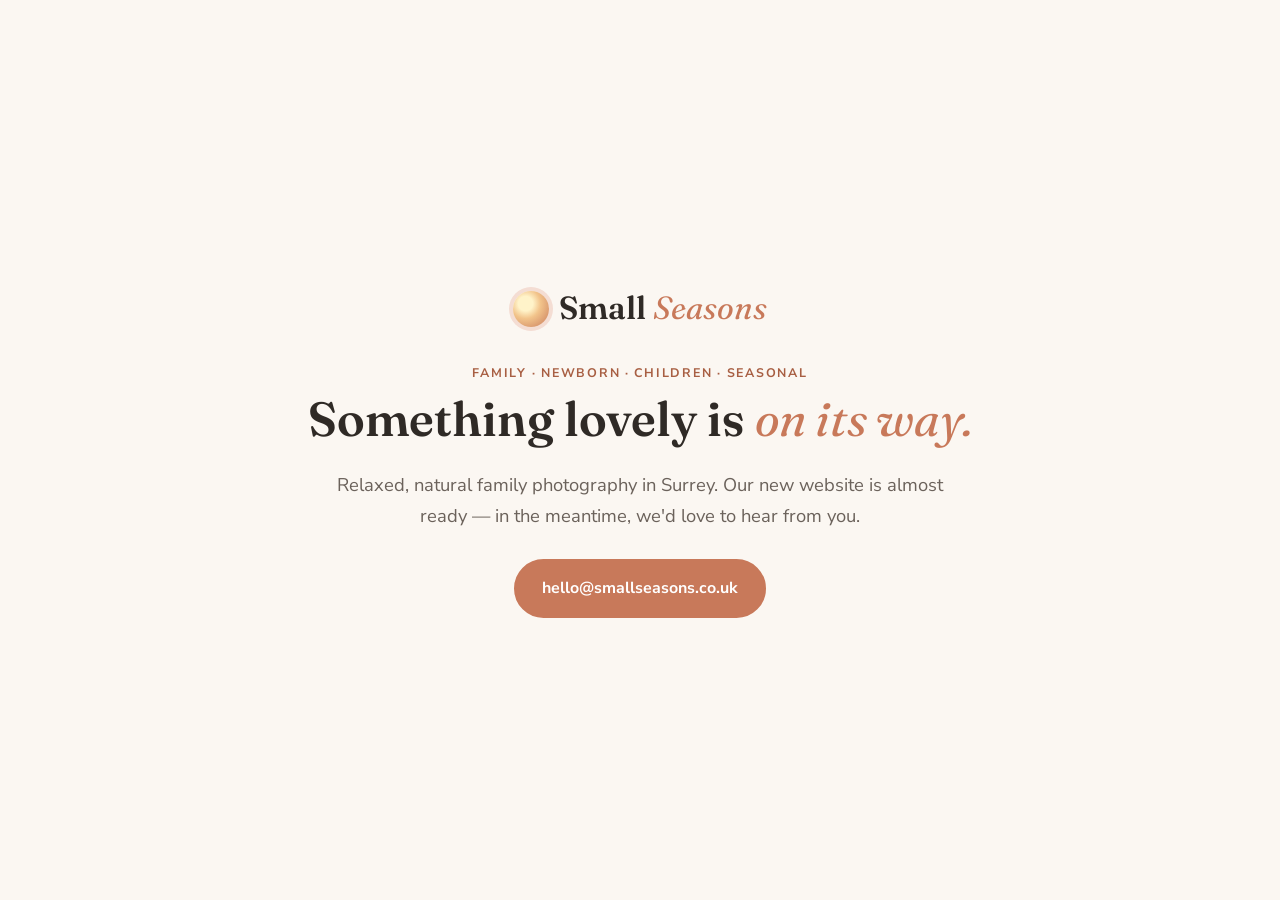
<file: index.html>
<!doctype html>
<html lang="en-GB">
<head>
  <meta charset="utf-8">
  <meta name="viewport" content="width=device-width, initial-scale=1">
  <meta name="robots" content="noindex, nofollow">
  <title>Small Seasons | Coming soon</title>
  <meta name="description" content="Family, newborn and children's photography in Surrey. Coming soon.">
  <link rel="icon" href="favicon.svg" type="image/svg+xml">
  <link href="https://fonts.googleapis.com/css2?family=Fraunces:opsz,wght@9..144,400;9..144,600&family=Nunito+Sans:wght@400;600;700&display=swap" rel="stylesheet">
  <link rel="stylesheet" href="css/styles.css">
  <style>
    .soon { min-height: 100vh; display: grid; place-items: center; text-align: center; padding: 40px 16px; }
    .soon .logo { justify-content: center; font-size: 2rem; margin-bottom: 28px; }
    .soon .logo-mark { width: 36px; height: 36px; }
    .soon h1 { font-size: clamp(2rem, 5vw, 3rem); }
    .soon .lead { margin: 0 auto 28px; }
  </style>
</head>
<body>
  <main class="soon">
    <div class="container narrow">
      <p class="logo"><span class="logo-mark" aria-hidden="true"></span><span>Small <em>Seasons</em></span></p>
      <p class="eyebrow">Family · Newborn · Children · Seasonal</p>
      <h1>Something lovely is <span class="accent">on its way.</span></h1>
      <p class="lead">Relaxed, natural family photography in Surrey. Our new website is almost ready &mdash; in the meantime, we'd love to hear from you.</p>
      <a class="btn" href="mailto:hello@smallseasons.co.uk">hello@smallseasons.co.uk</a>
    </div>
  </main>
</body>
</html>
</file>
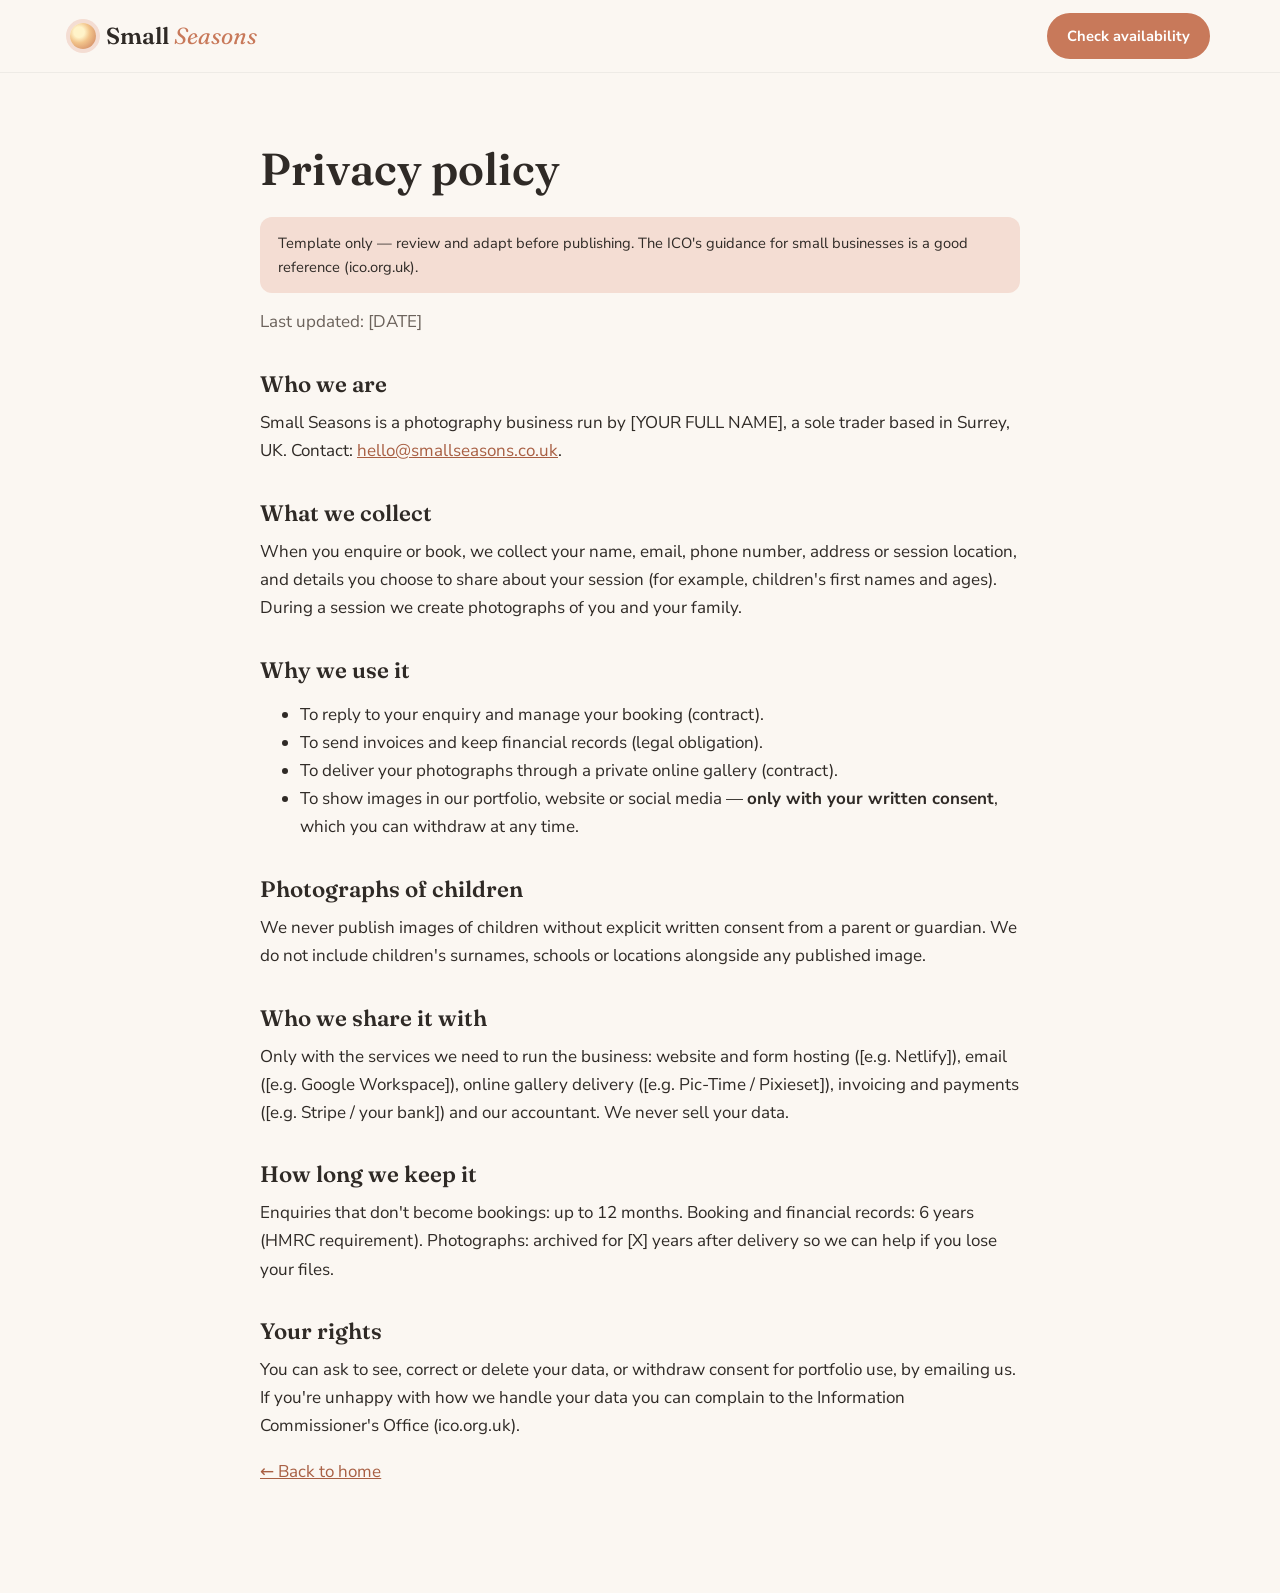
<file: privacy.html>
<!doctype html>
<html lang="en-GB">
<head>
  <meta charset="utf-8">
  <meta name="viewport" content="width=device-width, initial-scale=1">
  <title>Privacy Policy | Small Seasons</title>
  <meta name="robots" content="noindex">
  <link rel="icon" href="favicon.svg" type="image/svg+xml">
  <link href="https://fonts.googleapis.com/css2?family=Fraunces:opsz,wght@9..144,400;9..144,600&family=Nunito+Sans:wght@400;600;700&display=swap" rel="stylesheet">
  <link rel="stylesheet" href="css/styles.css">
</head>
<body>
<header class="site-header">
  <div class="container header-inner">
    <a href="preview.html" class="logo"><span class="logo-mark" aria-hidden="true"></span><span>Small <em>Seasons</em></span></a>
    <a href="preview.html#enquire" class="btn btn-small">Check availability</a>
  </div>
</header>

<main class="page">
  <div class="container narrow">
    <h1>Privacy policy</h1>
    <p class="note">Template only &mdash; review and adapt before publishing. The ICO's guidance for small businesses is a good reference (ico.org.uk).</p>
    <p class="muted">Last updated: [DATE]</p>

    <h2>Who we are</h2>
    <p>Small Seasons is a photography business run by [YOUR FULL NAME], a sole trader based in Surrey, UK. Contact: <a href="mailto:hello@smallseasons.co.uk">hello@smallseasons.co.uk</a>.</p>

    <h2>What we collect</h2>
    <p>When you enquire or book, we collect your name, email, phone number, address or session location, and details you choose to share about your session (for example, children's first names and ages). During a session we create photographs of you and your family.</p>

    <h2>Why we use it</h2>
    <ul>
      <li>To reply to your enquiry and manage your booking (contract).</li>
      <li>To send invoices and keep financial records (legal obligation).</li>
      <li>To deliver your photographs through a private online gallery (contract).</li>
      <li>To show images in our portfolio, website or social media &mdash; <strong>only with your written consent</strong>, which you can withdraw at any time.</li>
    </ul>

    <h2>Photographs of children</h2>
    <p>We never publish images of children without explicit written consent from a parent or guardian. We do not include children's surnames, schools or locations alongside any published image.</p>

    <h2>Who we share it with</h2>
    <p>Only with the services we need to run the business: website and form hosting ([e.g. Netlify]), email ([e.g. Google Workspace]), online gallery delivery ([e.g. Pic-Time / Pixieset]), invoicing and payments ([e.g. Stripe / your bank]) and our accountant. We never sell your data.</p>

    <h2>How long we keep it</h2>
    <p>Enquiries that don't become bookings: up to 12 months. Booking and financial records: 6 years (HMRC requirement). Photographs: archived for [X] years after delivery so we can help if you lose your files.</p>

    <h2>Your rights</h2>
    <p>You can ask to see, correct or delete your data, or withdraw consent for portfolio use, by emailing us. If you're unhappy with how we handle your data you can complain to the Information Commissioner's Office (ico.org.uk).</p>

    <p><a href="preview.html">&larr; Back to home</a></p>
  </div>
</main>
</body>
</html>
</file>
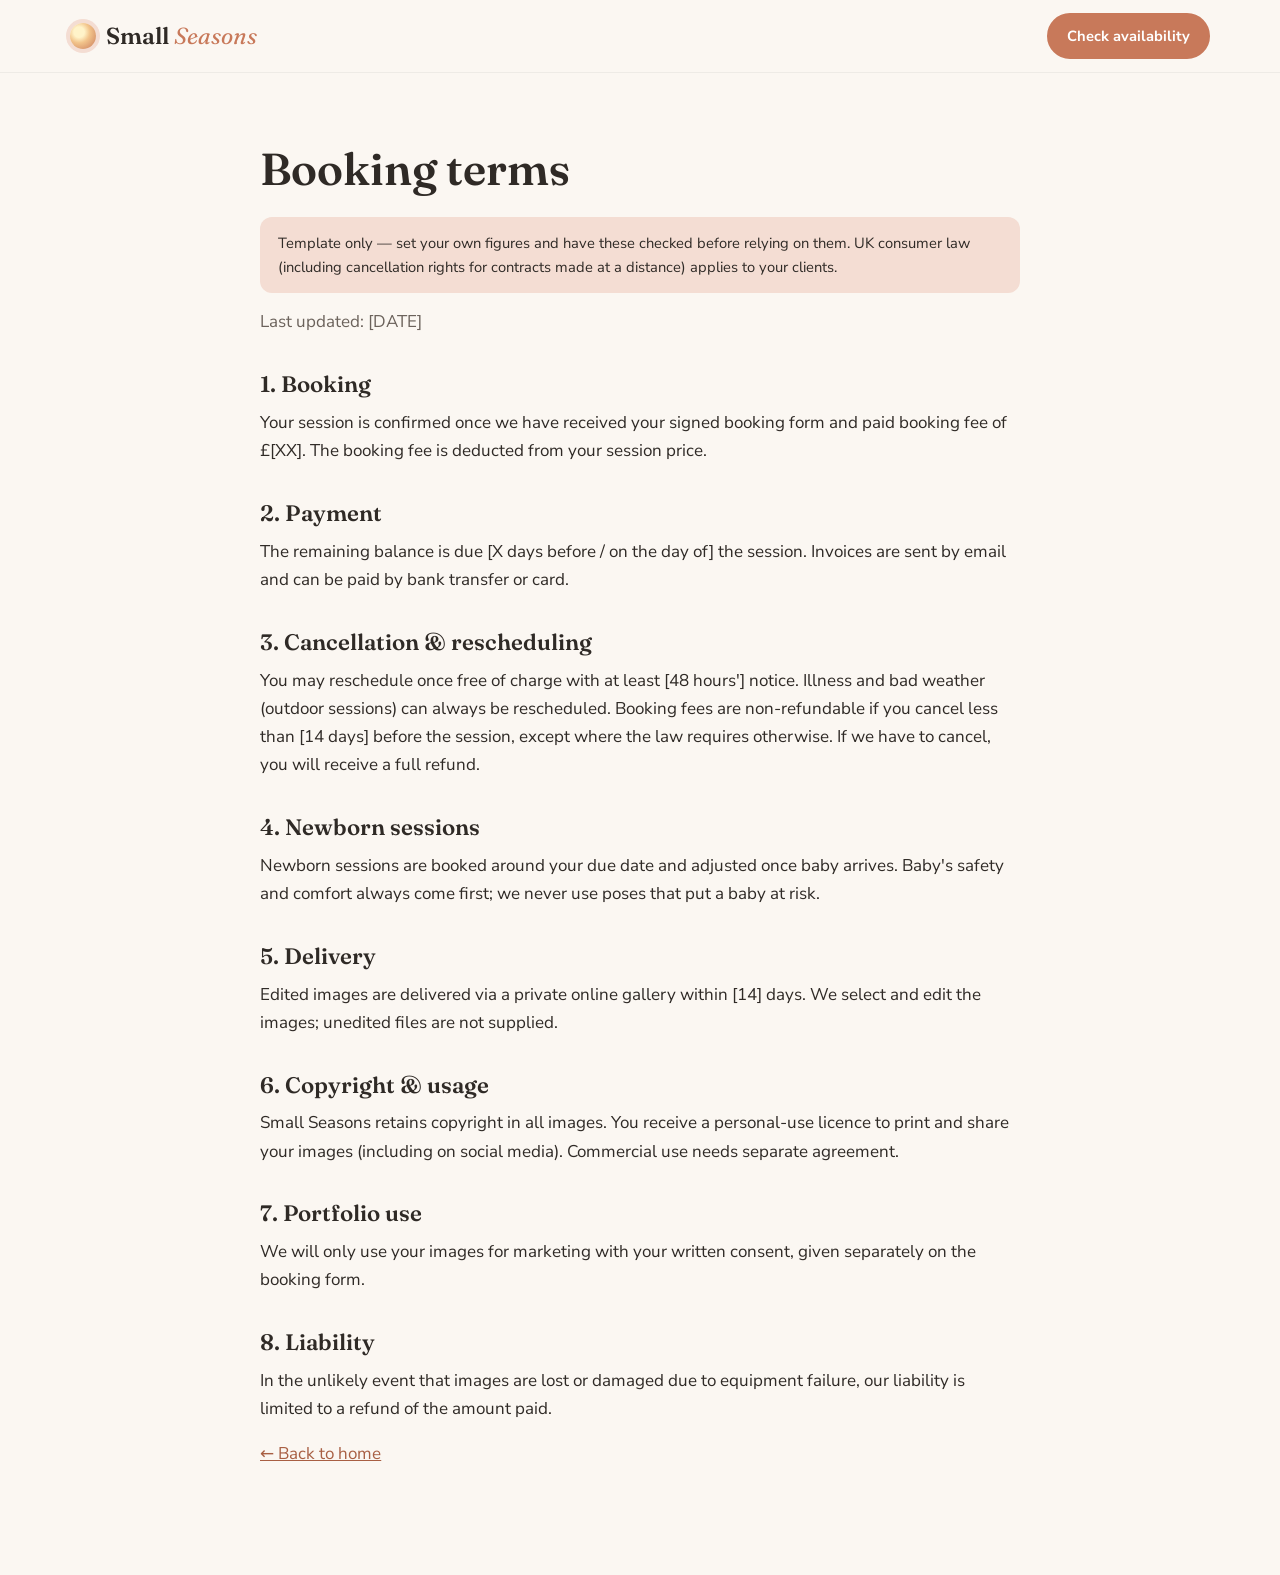
<file: terms.html>
<!doctype html>
<html lang="en-GB">
<head>
  <meta charset="utf-8">
  <meta name="viewport" content="width=device-width, initial-scale=1">
  <title>Booking Terms | Small Seasons</title>
  <meta name="robots" content="noindex">
  <link rel="icon" href="favicon.svg" type="image/svg+xml">
  <link href="https://fonts.googleapis.com/css2?family=Fraunces:opsz,wght@9..144,400;9..144,600&family=Nunito+Sans:wght@400;600;700&display=swap" rel="stylesheet">
  <link rel="stylesheet" href="css/styles.css">
</head>
<body>
<header class="site-header">
  <div class="container header-inner">
    <a href="preview.html" class="logo"><span class="logo-mark" aria-hidden="true"></span><span>Small <em>Seasons</em></span></a>
    <a href="preview.html#enquire" class="btn btn-small">Check availability</a>
  </div>
</header>

<main class="page">
  <div class="container narrow">
    <h1>Booking terms</h1>
    <p class="note">Template only &mdash; set your own figures and have these checked before relying on them. UK consumer law (including cancellation rights for contracts made at a distance) applies to your clients.</p>
    <p class="muted">Last updated: [DATE]</p>

    <h2>1. Booking</h2>
    <p>Your session is confirmed once we have received your signed booking form and paid booking fee of £[XX]. The booking fee is deducted from your session price.</p>

    <h2>2. Payment</h2>
    <p>The remaining balance is due [X days before / on the day of] the session. Invoices are sent by email and can be paid by bank transfer or card.</p>

    <h2>3. Cancellation &amp; rescheduling</h2>
    <p>You may reschedule once free of charge with at least [48 hours'] notice. Illness and bad weather (outdoor sessions) can always be rescheduled. Booking fees are non-refundable if you cancel less than [14 days] before the session, except where the law requires otherwise. If we have to cancel, you will receive a full refund.</p>

    <h2>4. Newborn sessions</h2>
    <p>Newborn sessions are booked around your due date and adjusted once baby arrives. Baby's safety and comfort always come first; we never use poses that put a baby at risk.</p>

    <h2>5. Delivery</h2>
    <p>Edited images are delivered via a private online gallery within [14] days. We select and edit the images; unedited files are not supplied.</p>

    <h2>6. Copyright &amp; usage</h2>
    <p>Small Seasons retains copyright in all images. You receive a personal-use licence to print and share your images (including on social media). Commercial use needs separate agreement.</p>

    <h2>7. Portfolio use</h2>
    <p>We will only use your images for marketing with your written consent, given separately on the booking form.</p>

    <h2>8. Liability</h2>
    <p>In the unlikely event that images are lost or damaged due to equipment failure, our liability is limited to a refund of the amount paid.</p>

    <p><a href="preview.html">&larr; Back to home</a></p>
  </div>
</main>
</body>
</html>
</file>
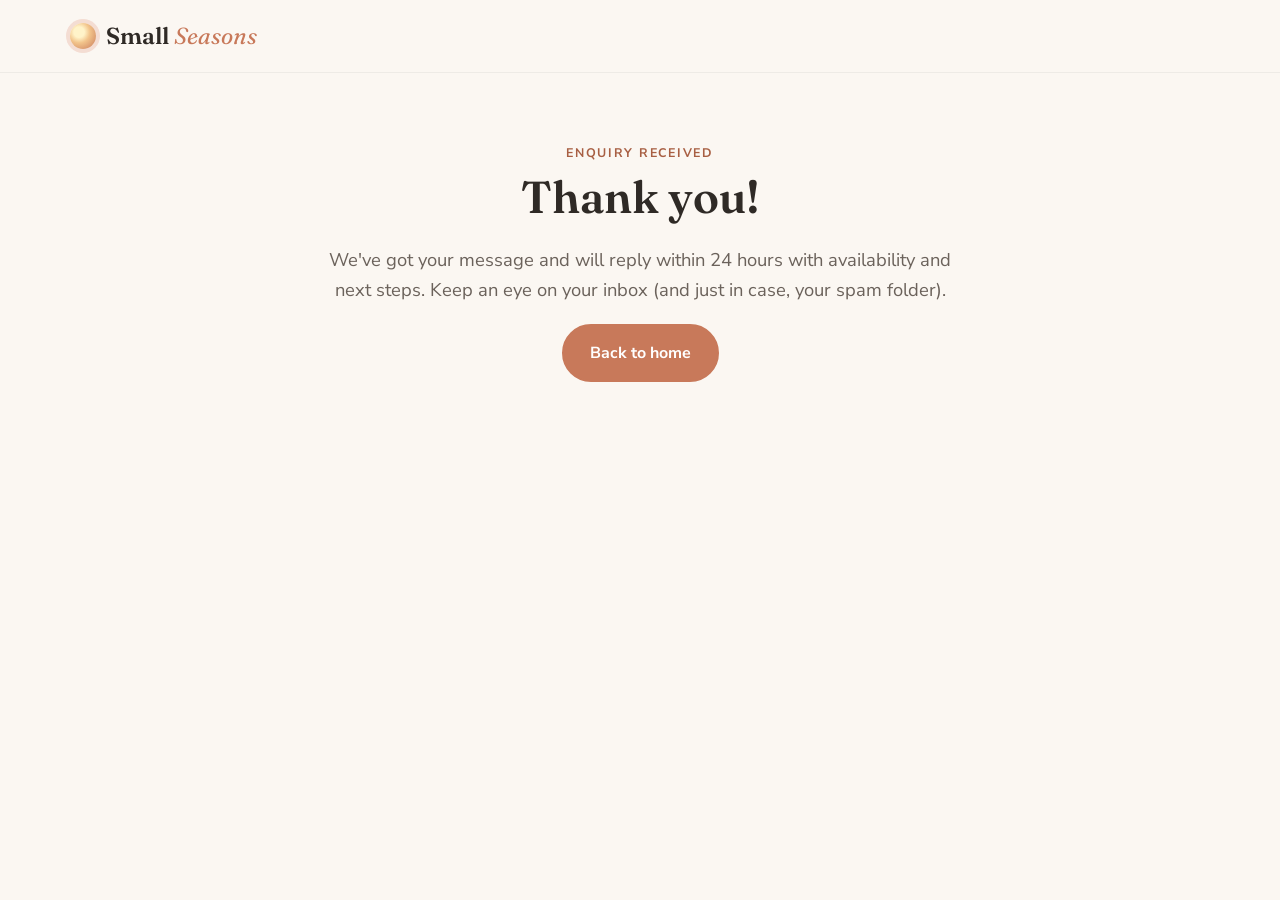
<file: thank-you.html>
<!doctype html>
<html lang="en-GB">
<head>
  <meta charset="utf-8">
  <meta name="viewport" content="width=device-width, initial-scale=1">
  <title>Thank you | Small Seasons</title>
  <meta name="robots" content="noindex">
  <link rel="icon" href="favicon.svg" type="image/svg+xml">
  <link href="https://fonts.googleapis.com/css2?family=Fraunces:opsz,wght@9..144,400;9..144,600&family=Nunito+Sans:wght@400;600;700&display=swap" rel="stylesheet">
  <link rel="stylesheet" href="css/styles.css">
</head>
<body>
<header class="site-header">
  <div class="container header-inner">
    <a href="preview.html" class="logo"><span class="logo-mark" aria-hidden="true"></span><span>Small <em>Seasons</em></span></a>
  </div>
</header>
<main class="page">
  <div class="container narrow center">
    <p class="eyebrow">Enquiry received</p>
    <h1>Thank you!</h1>
    <p class="lead" style="margin-inline:auto">We've got your message and will reply within 24 hours with availability and next steps. Keep an eye on your inbox (and just in case, your spam folder).</p>
    <p><a href="preview.html" class="btn">Back to home</a></p>
  </div>
</main>
</body>
</html>
</file>
<file: css/styles.css>
/* ============ Small Seasons ============ */
:root {
  --cream: #fbf7f2;
  --sand: #f3ebe1;
  --blush: #f4ddd3;
  --terracotta: #c8795a;
  --terracotta-dark: #a85f43;
  --sage: #9bad98;
  --ink: #2f2a26;
  --ink-soft: #6b625b;
  --white: #ffffff;
  --radius: 18px;
  --shadow: 0 10px 30px rgba(47, 42, 38, 0.08);
  --serif: "Fraunces", Georgia, serif;
  --sans: "Nunito Sans", system-ui, -apple-system, "Segoe UI", sans-serif;
}

*, *::before, *::after { box-sizing: border-box; }
html { scroll-behavior: smooth; scroll-padding-top: 80px; }
body {
  margin: 0;
  background: var(--cream);
  color: var(--ink);
  font-family: var(--sans);
  font-size: 17px;
  line-height: 1.65;
  -webkit-font-smoothing: antialiased;
}
img { max-width: 100%; display: block; }
a { color: var(--terracotta-dark); }
h1, h2, h3 { font-family: var(--serif); font-weight: 600; line-height: 1.15; margin: 0 0 .5em; }
h1 { font-size: clamp(2.3rem, 5vw, 3.6rem); }
h2 { font-size: clamp(1.8rem, 3.5vw, 2.5rem); }
h3 { font-size: 1.3rem; }
p { margin: 0 0 1em; }

.container { width: min(1140px, 100% - 32px); margin-inline: auto; }
.narrow { width: min(760px, 100% - 32px); }
.center { text-align: center; }
.muted { color: var(--ink-soft); }
.small { font-size: .9rem; }
.hidden { display: none; }

.skip-link { position: absolute; left: -999px; top: 8px; background: var(--ink); color: #fff; padding: 8px 14px; border-radius: 8px; z-index: 100; }
.skip-link:focus { left: 8px; }

.eyebrow {
  text-transform: uppercase; letter-spacing: .14em; font-size: .78rem;
  font-weight: 700; color: var(--terracotta-dark); margin-bottom: .6em;
}
.accent { color: var(--terracotta); font-style: italic; font-weight: 400; }

/* Buttons */
.btn {
  display: inline-block; background: var(--terracotta); color: #fff;
  padding: 14px 26px; border-radius: 999px; text-decoration: none;
  font-weight: 700; border: 2px solid var(--terracotta); cursor: pointer;
  font-family: inherit; font-size: 1rem; transition: background .2s, transform .2s;
}
.btn:hover { background: var(--terracotta-dark); border-color: var(--terracotta-dark); transform: translateY(-1px); }
.btn-ghost { background: transparent; color: var(--terracotta-dark); }
.btn-ghost:hover { background: var(--terracotta); color: #fff; }
.btn-small { padding: 9px 18px; font-size: .92rem; }
.btn-light { background: #fff; color: var(--ink); border-color: #fff; }
.btn-light:hover { background: var(--cream); border-color: var(--cream); color: var(--ink); }
.btn-block { width: 100%; }
.btn:focus-visible, a:focus-visible, button:focus-visible, input:focus-visible, select:focus-visible, textarea:focus-visible, summary:focus-visible {
  outline: 3px solid var(--sage); outline-offset: 2px;
}

/* Header */
.site-header {
  position: sticky; top: 0; z-index: 50;
  background: rgba(251, 247, 242, .92); backdrop-filter: blur(8px);
  border-bottom: 1px solid rgba(47, 42, 38, .06);
}
.header-inner { display: flex; align-items: center; justify-content: space-between; height: 72px; }
.logo {
  display: flex; align-items: center; gap: 10px; text-decoration: none; color: var(--ink);
  font-family: var(--serif); font-size: 1.45rem; font-weight: 600; margin: 0;
}
.logo em { font-style: italic; font-weight: 400; color: var(--terracotta); }
.logo-mark {
  width: 26px; height: 26px; border-radius: 50%;
  background: radial-gradient(circle at 35% 35%, #fff3c9 0 22%, #f2c48b 45%, var(--terracotta) 100%);
  box-shadow: 0 0 0 4px var(--blush);
}
.site-nav { display: flex; align-items: center; gap: 26px; }
.site-nav a:not(.btn) { color: var(--ink); text-decoration: none; font-weight: 600; font-size: .95rem; }
.site-nav a:not(.btn):hover { color: var(--terracotta-dark); }
.nav-toggle { display: none; background: none; border: 0; padding: 8px; cursor: pointer; }
.nav-toggle span { display: block; width: 24px; height: 2px; background: var(--ink); margin: 5px 0; border-radius: 2px; transition: .25s; }

/* Photo placeholders — real images load in via js/main.js */
.photo {
  position: relative; border-radius: var(--radius); overflow: hidden;
  background: linear-gradient(135deg, var(--blush), var(--sand) 55%, #e5ecdf);
  background-size: cover; background-position: center;
  display: flex; align-items: flex-end; justify-content: flex-start;
}
.photo > span {
  margin: 14px; padding: 4px 12px; border-radius: 999px; font-size: .8rem; font-weight: 700;
  background: rgba(255,255,255,.75); color: var(--ink-soft);
}
.photo.loaded > span { display: none; }

/* Hero */
.hero { padding: 70px 0 80px; }
.hero-grid { display: grid; grid-template-columns: 1.05fr 1fr; gap: 56px; align-items: center; }
.lead { font-size: 1.15rem; color: var(--ink-soft); max-width: 34em; }
.hero-actions { display: flex; flex-wrap: wrap; gap: 12px; margin: 28px 0; }
.trust-row { list-style: none; padding: 0; margin: 0; display: flex; flex-wrap: wrap; gap: 8px 22px; color: var(--ink-soft); font-size: .92rem; }
.trust-row li::before { content: "✓"; color: var(--sage); font-weight: 700; margin-right: 6px; }
.hero-media { position: relative; }
.photo-hero { aspect-ratio: 4 / 5; border-radius: 160px 160px var(--radius) var(--radius); box-shadow: var(--shadow); }
.photo-small {
  position: absolute; width: 42%; aspect-ratio: 1; left: -40px; bottom: -30px;
  border: 6px solid var(--cream); box-shadow: var(--shadow);
  background: linear-gradient(135deg, #e5ecdf, var(--blush));
}

/* Banner */
.banner { background: var(--ink); color: #fff; }
.banner-inner { display: flex; align-items: center; justify-content: space-between; gap: 16px; padding: 16px 0; flex-wrap: wrap; }
.banner p { margin: 0; }

/* Sections */
.section { padding: 90px 0; }
.section-tint { background: var(--sand); }
.section-head { text-align: center; max-width: 640px; margin: 0 auto 48px; }
.section-head p:last-child { color: var(--ink-soft); }

/* Service cards */
.cards { display: grid; grid-template-columns: repeat(3, 1fr); gap: 26px; }
.card { background: var(--white); border-radius: var(--radius); overflow: hidden; box-shadow: var(--shadow); display: flex; flex-direction: column; }
.card-photo { aspect-ratio: 4 / 3; border-radius: 0; }
.card-body { padding: 22px 24px 26px; display: flex; flex-direction: column; flex: 1; }
.card-body p { color: var(--ink-soft); flex: 1; }
.link-arrow { font-weight: 700; text-decoration: none; }
.link-arrow::after { content: " →"; transition: margin .2s; }
.link-arrow:hover::after { margin-left: 4px; }

/* Gallery */
.gallery { display: grid; grid-template-columns: repeat(4, 1fr); grid-auto-rows: 200px; gap: 14px; margin-bottom: 24px; }
.g1 { grid-column: span 2; grid-row: span 2; }
.g4 { grid-row: span 2; }
.g2, .g5 { background: linear-gradient(135deg, #e5ecdf, var(--sand)); }
.g3, .g6 { background: linear-gradient(135deg, var(--sand), var(--blush)); }

/* Pricing */
.pricing { display: grid; grid-template-columns: repeat(3, 1fr); gap: 26px; align-items: stretch; margin-bottom: 24px; }
.price-card {
  background: var(--white); border-radius: var(--radius); padding: 34px 30px;
  box-shadow: var(--shadow); display: flex; flex-direction: column; position: relative;
}
.price-card.featured { border: 2px solid var(--terracotta); transform: translateY(-8px); }
.price-card .tag {
  position: absolute; top: -14px; left: 50%; transform: translateX(-50%);
  background: var(--terracotta); color: #fff; font-size: .75rem; font-weight: 700;
  padding: 4px 14px; border-radius: 999px; text-transform: uppercase; letter-spacing: .08em;
}
.price { font-family: var(--serif); font-size: 2.4rem; margin: 0; }
.price-card ul { list-style: none; padding: 0; margin: 8px 0 26px; flex: 1; }
.price-card li { padding: 8px 0; border-bottom: 1px dashed var(--sand); }
.price-card li::before { content: "•"; color: var(--terracotta); margin-right: 10px; }
.price-card .btn { text-align: center; }

/* Steps */
.steps { list-style: none; padding: 0; margin: 0; display: grid; grid-template-columns: repeat(4, 1fr); gap: 26px; }
.steps li { background: var(--cream); border-radius: var(--radius); padding: 28px 24px; }
.steps p { color: var(--ink-soft); margin: 0; }
.step-num {
  display: inline-grid; place-items: center; width: 40px; height: 40px; border-radius: 50%;
  background: var(--blush); color: var(--terracotta-dark); font-weight: 700; margin-bottom: 14px;
}

/* About */
.about-grid { display: grid; grid-template-columns: .9fr 1.1fr; gap: 60px; align-items: center; }
.about-photo { aspect-ratio: 4 / 5; border-radius: var(--radius) 160px var(--radius) var(--radius); }
.signature { font-family: var(--serif); font-style: italic; font-size: 1.3rem; color: var(--terracotta-dark); }

/* FAQ */
details { background: var(--cream); border-radius: 14px; padding: 4px 22px; margin-bottom: 12px; }
summary { cursor: pointer; font-weight: 700; padding: 16px 0; list-style: none; position: relative; padding-right: 30px; }
summary::-webkit-details-marker { display: none; }
summary::after { content: "+"; position: absolute; right: 0; top: 12px; font-size: 1.4rem; color: var(--terracotta); transition: transform .2s; }
details[open] summary::after { transform: rotate(45deg); }
details p { color: var(--ink-soft); }

/* Form */
.enquiry { background: var(--white); border-radius: var(--radius); padding: 34px; box-shadow: var(--shadow); margin-bottom: 20px; }
.field-row { display: grid; grid-template-columns: 1fr 1fr; gap: 18px; }
.enquiry label { display: block; font-weight: 700; font-size: .92rem; margin-bottom: 18px; }
.enquiry input:not([type=checkbox]), .enquiry select, .enquiry textarea {
  display: block; width: 100%; margin-top: 6px; padding: 12px 14px;
  border: 1.5px solid #e4d9cd; border-radius: 12px; background: var(--cream);
  font: inherit; font-weight: 400; color: var(--ink);
}
.enquiry input:focus, .enquiry select:focus, .enquiry textarea:focus { border-color: var(--terracotta); background: #fff; }
.enquiry .check { display: flex; gap: 10px; align-items: flex-start; font-weight: 400; color: var(--ink-soft); }
.enquiry .check input { margin-top: 5px; accent-color: var(--terracotta); }

/* Footer */
.site-footer { background: var(--ink); color: #e9e2da; padding: 56px 0 24px; }
.site-footer .muted { color: #b9afa6; }
.site-footer .logo { color: #fff; }
.footer-grid { display: flex; justify-content: space-between; gap: 30px; flex-wrap: wrap; border-bottom: 1px solid rgba(255,255,255,.1); padding-bottom: 28px; margin-bottom: 20px; }
.footer-links { display: flex; flex-wrap: wrap; gap: 22px; align-items: flex-start; }
.footer-links a { color: #e9e2da; text-decoration: none; }
.footer-links a:hover { color: #fff; text-decoration: underline; }

/* Simple content pages (privacy, terms, thank-you) */
.page { padding: 70px 0 90px; }
.page h1 { font-size: clamp(2rem, 4vw, 2.8rem); }
.page h2 { font-size: 1.4rem; margin-top: 1.6em; }
.page .note { background: var(--blush); padding: 14px 18px; border-radius: 12px; font-size: .92rem; }

/* Responsive */
@media (max-width: 960px) {
  .hero-grid, .about-grid { grid-template-columns: 1fr; gap: 50px; }
  .hero-media { max-width: 460px; margin-inline: auto; width: 100%; }
  .photo-small { left: -10px; }
  .cards, .pricing { grid-template-columns: 1fr 1fr; }
  .steps { grid-template-columns: 1fr 1fr; }
  .price-card.featured { transform: none; }
}
@media (max-width: 760px) {
  .nav-toggle { display: block; }
  .site-nav {
    position: absolute; top: 72px; left: 0; right: 0; background: var(--cream);
    flex-direction: column; align-items: stretch; gap: 0; padding: 10px 16px 20px;
    border-bottom: 1px solid var(--sand); display: none;
  }
  .site-nav.open { display: flex; }
  .site-nav a:not(.btn) { padding: 12px 0; border-bottom: 1px solid var(--sand); }
  .site-nav .btn { margin-top: 14px; text-align: center; }
  .nav-toggle[aria-expanded="true"] span:nth-child(1) { transform: translateY(7px) rotate(45deg); }
  .nav-toggle[aria-expanded="true"] span:nth-child(2) { opacity: 0; }
  .nav-toggle[aria-expanded="true"] span:nth-child(3) { transform: translateY(-7px) rotate(-45deg); }
  .section { padding: 64px 0; }
  .hero { padding: 40px 0 70px; }
  .cards, .pricing, .steps, .field-row { grid-template-columns: 1fr; }
  .field-row { gap: 0; }
  .gallery { grid-template-columns: 1fr 1fr; grid-auto-rows: 150px; }
  .g1 { grid-column: span 2; }
  .enquiry { padding: 24px 20px; }
}
@media (prefers-reduced-motion: reduce) {
  html { scroll-behavior: auto; }
  * { transition: none !important; }
}
</file>
